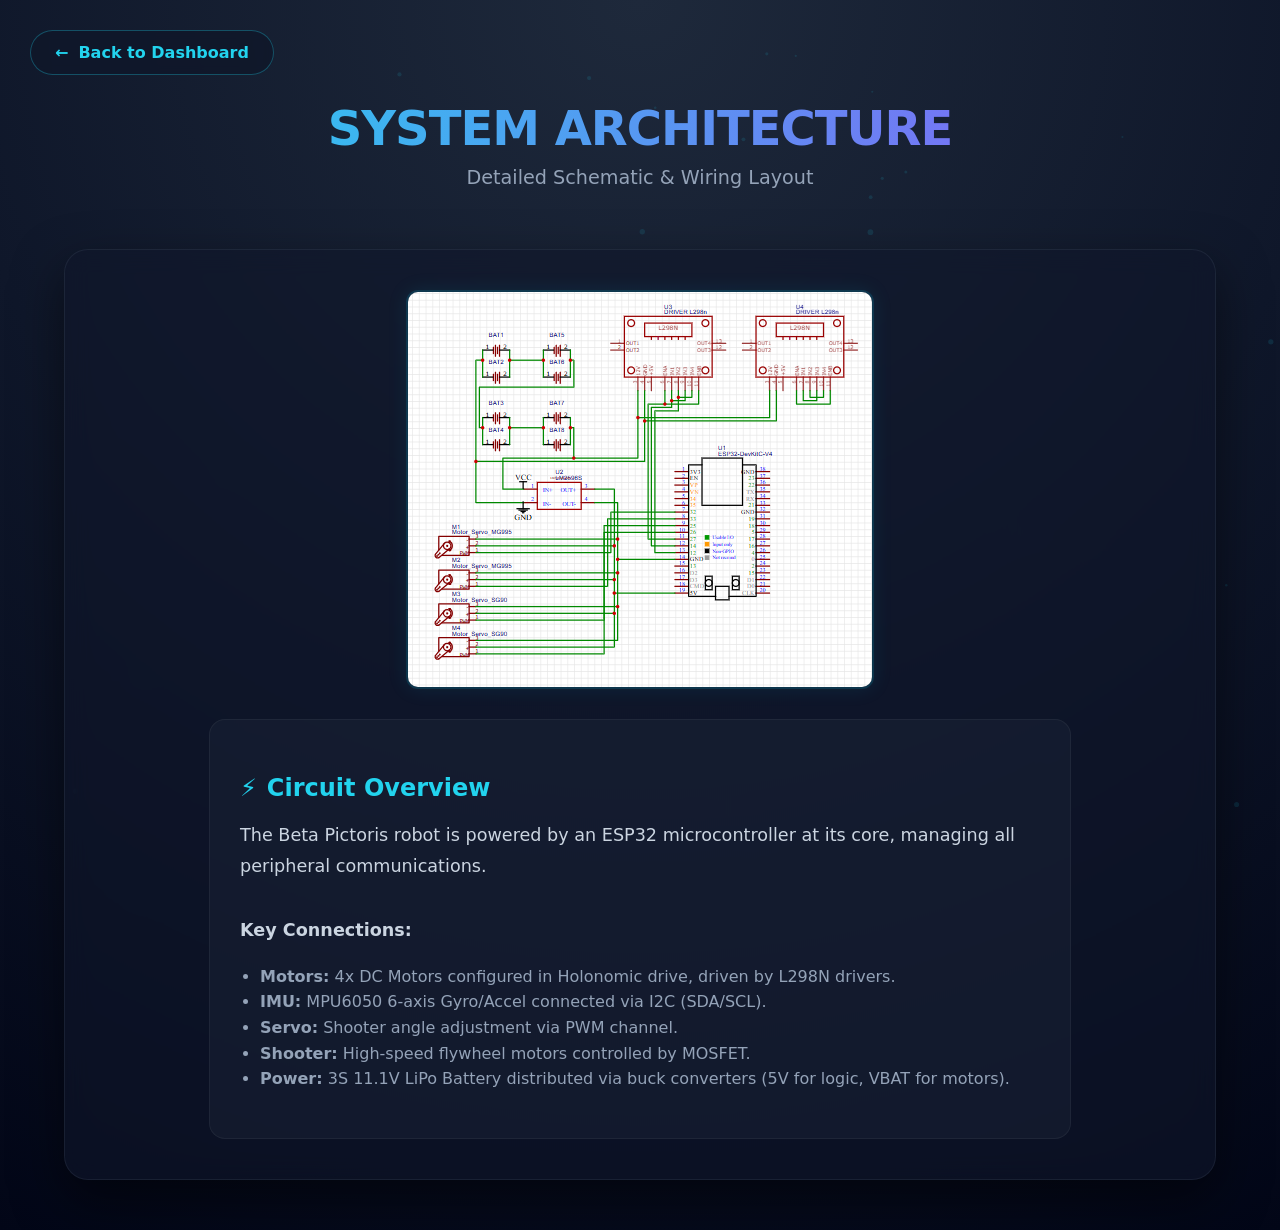
<file: circuit-diagram.html>
<!DOCTYPE html>
<html lang="en">

<head>
    <meta charset="UTF-8">
    <meta name="viewport" content="width=device-width, initial-scale=1.0">
    <title>Circuit Diagram - Beta Pictoris Robot</title>
    <link rel="stylesheet" href="css/style.css">
    <style>
        body {
            overflow-x: hidden;
            background: radial-gradient(circle at top center, #1e293b, #0f172a, #020617);
            color: #f8fafc;
            font-family: 'Inter', system-ui, -apple-system, sans-serif;
            margin: 0;
            display: flex;
            flex-direction: column;
            align-items: center;
            min-height: 100vh;
        }

        .container-diagram {
            max-width: 1200px;
            width: 90%;
            margin-top: 100px;
            margin-bottom: 50px;
            display: flex;
            flex-direction: column;
            gap: 40px;
            z-index: 2;
        }

        .header-section {
            text-align: center;
            margin-bottom: 20px;
        }

        .title {
            font-size: 3rem;
            font-weight: 800;
            margin-bottom: 10px;
            background: linear-gradient(to right, #22d3ee, #8b5cf6);
            -webkit-background-clip: text;
            -webkit-text-fill-color: transparent;
            text-transform: uppercase;
            letter-spacing: -1px;
        }

        .subtitle {
            font-size: 1.2rem;
            color: #94a3b8;
        }

        .diagram-viewer {
            background: rgba(15, 23, 42, 0.6);
            backdrop-filter: blur(12px);
            border: 1px solid rgba(148, 163, 184, 0.1);
            border-radius: 24px;
            padding: 40px;
            display: flex;
            flex-direction: column;
            align-items: center;
            box-shadow: 0 20px 50px rgba(0, 0, 0, 0.5);
            transition: transform 0.3s ease;
        }

        .diagram-viewer:hover {
            transform: translateY(-5px);
            border-color: rgba(34, 211, 238, 0.3);
        }

        .diagram-img {
            max-width: 100%;
            height: auto;
            border-radius: 12px;
            border: 2px solid rgba(6, 182, 212, 0.2);
            box-shadow: 0 0 20px rgba(6, 182, 212, 0.1);
            margin-bottom: 30px;
        }

        .description-box {
            background: rgba(30, 41, 59, 0.4);
            border-radius: 16px;
            padding: 30px;
            border: 1px solid rgba(255, 255, 255, 0.05);
            max-width: 800px;
            text-align: left;
        }

        .desc-title {
            color: #22d3ee;
            font-size: 1.5rem;
            margin-bottom: 15px;
            font-weight: 600;
            display: flex;
            align-items: center;
            gap: 10px;
        }

        .desc-text {
            color: #cbd5e1;
            line-height: 1.8;
            font-size: 1.1rem;
        }

        .back-nav {
            position: fixed;
            top: 30px;
            left: 30px;
            z-index: 100;
        }

        .btn-back {
            background: rgba(15, 23, 42, 0.8);
            color: #22d3ee;
            border: 1px solid rgba(34, 211, 238, 0.3);
            font-weight: 600;
            padding: 12px 24px;
            border-radius: 50px;
            text-decoration: none;
            display: flex;
            align-items: center;
            gap: 10px;
            backdrop-filter: blur(5px);
            transition: all 0.3s ease;
        }

        .btn-back:hover {
            background: #22d3ee;
            color: #0f172a;
            box-shadow: 0 0 20px rgba(34, 211, 238, 0.4);
            transform: translateX(-5px);
        }

        /* Simplified background animation from index.html */
        #bg-canvas {
            position: fixed;
            top: 0;
            left: 0;
            width: 100%;
            height: 100%;
            z-index: 1;
            opacity: 0.6;
            pointer-events: none;
        }
    </style>
</head>

<body>
    <canvas id="bg-canvas"></canvas>

    <div class="back-nav">
        <a href="index.html" class="btn-back">
            <span>←</span> Back to Dashboard
        </a>
    </div>

    <div class="container-diagram">
        <div class="header-section">
            <div class="title">System Architecture</div>
            <div class="subtitle">Detailed Schematic & Wiring Layout</div>
        </div>

        <div class="diagram-viewer">
            <!-- Placeholder if image missing -->
            <img src="assets/circuit_diagram.png" alt="Beta Pictoris Circuit Diagram" class="diagram-img"
                onerror="this.style.display='none'; document.getElementById('placeholder-msg').style.display='block';">

            <div id="placeholder-msg"
                style="display:none; padding:40px; text-align:center; border: 2px dashed #475569; border-radius:12px; margin-bottom:30px; width:80%;">
                <h3 style="color:#fbbf24; margin-top:0;">⚠️ Diagram Image Not Found</h3>
                <p>Please upload <code>circuit_diagram.png</code> to the <code>assets/</code> folder.</p>
            </div>

            <div class="description-box">
                <h3 class="desc-title"><span>⚡</span> Circuit Overview</h3>
                <p class="desc-text">
                    The Beta Pictoris robot is powered by an ESP32 microcontroller at its core, managing all peripheral
                    communications.
                    <br><br>
                    <strong>Key Connections:</strong>
                <ul style="color:#94a3b8; line-height:1.6; padding-left:20px;">
                    <li><strong>Motors:</strong> 4x DC Motors configured in Holonomic drive, driven by L298N drivers.
                    </li>
                    <li><strong>IMU:</strong> MPU6050 6-axis Gyro/Accel connected via I2C (SDA/SCL).</li>
                    <li><strong>Servo:</strong> Shooter angle adjustment via PWM channel.</li>
                    <li><strong>Shooter:</strong> High-speed flywheel motors controlled by MOSFET.</li>
                    <li><strong>Power:</strong> 3S 11.1V LiPo Battery distributed via buck converters (5V for logic,
                        VBAT for motors).</li>
                </ul>
                </p>
            </div>
        </div>
    </div>

    <!-- Minimal Background Animation -->
    <script>
        const canvas = document.getElementById('bg-canvas');
        const ctx = canvas.getContext('2d');
        let width, height;

        function resize() {
            width = canvas.width = window.innerWidth;
            height = canvas.height = window.innerHeight;
        }
        window.addEventListener('resize', resize);
        resize();

        const particles = [];
        for (let i = 0; i < 50; i++) {
            particles.push({
                x: Math.random() * width,
                y: Math.random() * height,
                vx: (Math.random() - 0.5) * 0.5,
                vy: (Math.random() - 0.5) * 0.5,
                size: Math.random() * 2 + 1
            });
        }

        function animate() {
            ctx.clearRect(0, 0, width, height);
            ctx.fillStyle = 'rgba(34, 211, 238, 0.2)';

            particles.forEach(p => {
                p.x += p.vx;
                p.y += p.vy;

                if (p.x < 0) p.x = width;
                if (p.x > width) p.x = 0;
                if (p.y < 0) p.y = height;
                if (p.y > height) p.y = 0;

                ctx.beginPath();
                ctx.arc(p.x, p.y, p.size, 0, Math.PI * 2);
                ctx.fill();
            });
            requestAnimationFrame(animate);
        }
        animate();
    </script>
</body>

</html>
</file>
<file: css/style.css>
/* FUTURISTIC THEME */
:root {
    --bg-dark: #0f172a;
    --bg-panel: rgba(30, 41, 59, 0.7);
    --border-color: rgba(148, 163, 184, 0.2);
    --text-primary: #f1f5f9;
    --text-secondary: #94a3b8;
    --accent-cyan: #06b6d4;
    --accent-purple: #8b5cf6;
    --accent-green: #10b981;
    --accent-red: #ef4444;
    --glass-backdrop: blur(12px);
    --shadow-glow: 0 0 10px rgba(6, 182, 212, 0.3);
}

body {
    margin: 0;
    font-family: 'Segoe UI', Roboto, Helvetica, Arial, sans-serif;
    background: radial-gradient(circle at top center, #1e293b, #0f172a);
    color: var(--text-primary);
    min-height: 100vh;
}

header {
    background: rgba(15, 23, 42, 0.9);
    padding: 20px;
    text-align: center;
    font-size: 24px;
    font-weight: 700;
    letter-spacing: 2px;
    text-transform: uppercase;
    border-bottom: 1px solid var(--border-color);
    background: linear-gradient(90deg, transparent, rgba(6, 182, 212, 0.1), transparent);
    text-shadow: 0 0 10px rgba(6, 182, 212, 0.5);
}

/* CUSTOM SCROLLBAR */
::-webkit-scrollbar {
    width: 8px;
    height: 8px;
}

::-webkit-scrollbar-track {
    background: #0f172a;
}

::-webkit-scrollbar-thumb {
    background: #334155;
    border-radius: 4px;
}

::-webkit-scrollbar-thumb:hover {
    background: #475569;
}

/* DASHBOARD STYLES (GCS GRID) */
/* DASHBOARD STYLES (GCS GRID) */
.container {
    display: grid;
    /* 4 Columns: Equal Width */
    grid-template-columns: repeat(4, 1fr);
    /* Rows rely on remaining height */
    grid-template-rows: 40% 1fr;
    gap: 10px;
    padding: 10px;
    height: calc(100vh - 90px);
    /* Subtract Header Height */
    box-sizing: border-box;
    overflow: hidden;
    grid-template-areas:
        "comm camera imu metrics"
        "auto ops ops logs";
}

/* WIDGET SPECIFIC LOCATIONS */
#widget_comm {
    grid-area: comm;
}

#widget_ops {
    grid-area: ops;
}

#widget_auto {
    grid-area: auto;
}

/* Swapped with Ops (was bottom-center, now bottom-left) */
#widget_metrics {
    grid-area: metrics;
}

#widget_imu {
    grid-area: imu;
}

#widget_term_sys {
    grid-area: logs;
}

#widget_custom,
#widget_chat,
#widget_buzzer {
    display: none;
    /* Hidden by default, accessible via Panel Switcher */
}

#widget_camera {
    grid-area: camera;
}

.widget {
    background: var(--bg-panel);
    backdrop-filter: var(--glass-backdrop);
    border-radius: 12px;
    display: flex;
    flex-direction: column;
    overflow: hidden;
    border: 1px solid var(--border-color);
    box-shadow: 0 4px 6px -1px rgba(0, 0, 0, 0.1);
    height: 100%;
    /* Fill grid cell */
}

/* Adjust Ops/Custom to share space if needed, or toggle */
/* For this request, let's stack Ops and Custom using flex if we want both, 
   but user asked for single screen. Let's make Ops take the slot and maybe tab Custom later.
   For now, I'll put Custom in 'ops' area but hidden, or simply stack them.
   Actually, let's split the left column rows if needed.
   Let's try a 3-row layout for left: Comm (small), Ops (med), Custom (small).
   Or just Grid:
   L: Comm, Ops
   C: IMU, Auto
   R: Metrics, Logs
   And squeeze Custom into Ops or below Ops.
   Let's modify container rows to be flexible.
*/
/* .container override removed to prevent conflicts */

.widget-header {
    background: rgba(15, 23, 42, 0.9);
    padding: 8px 15px;
    display: flex;
    justify-content: space-between;
    align-items: center;
    border-bottom: 1px solid var(--border-color);
    flex-shrink: 0;
    /* Header doesn't shrink */
    cursor: default;
    /* Remove move cursor since grid is fixed? Or keep for reordering if implemented */
}

.widget-content {
    padding: 10px;
    overflow-y: auto;
    /* Scroll inside widgets */
    flex-grow: 1;
}

.widget-header h3 {
    margin: 0;
    font-size: 13px;
    font-weight: 600;
    letter-spacing: 1px;
    color: var(--accent-cyan);
    text-transform: uppercase;

    display: flex;
    align-items: center;
    gap: 10px;
}

.widget-controls {
    display: flex;
    gap: 8px;
}

.widget-btn {
    background: transparent;
    border: none;
    color: var(--text-secondary);
    cursor: pointer;
    padding: 4px 6px;
    border-radius: 4px;
    transition: color 0.2s;
}

.widget-btn:hover {
    color: var(--text-primary);
    text-shadow: 0 0 8px white;
}

.widget-content {
    padding: 18px;
    flex-grow: 1;
    overflow-y: auto;
}

/* DRAG & DROP STATES */
.widget.dragging {
    opacity: 0.5;
    border: 2px dashed var(--text-secondary);
    transform: scale(0.98);
}

.widget.drag-over {
    border: 2px solid var(--accent-cyan);
    box-shadow: 0 0 20px rgba(6, 182, 212, 0.6);
}

/* MAXIMIZE MODE */
.widget.maximized {
    position: fixed;
    top: 0;
    left: 0;
    width: 100vw;
    height: 100vh;
    z-index: 2000;
    border-radius: 0;
    margin: 0;
    background: #0f172a;
    transform: none !important;
    /* Fix stacking context issue */
}

.widget.maximized .widget-content {
    height: 100%;
}

/* CONTROLS */
button {
    padding: 10px 16px;
    background: linear-gradient(135deg, #2563eb, #7c3aed);
    border: none;
    border-radius: 6px;
    color: white;
    cursor: pointer;
    font-weight: 600;
    letter-spacing: 0.5px;
    transition: all 0.2s;
    box-shadow: 0 4px 6px rgba(0, 0, 0, 0.2);
    text-shadow: 0 1px 2px rgba(0, 0, 0, 0.3);
}

button:hover {
    transform: translateY(-1px);
    box-shadow: 0 6px 10px rgba(0, 0, 0, 0.3), 0 0 15px rgba(37, 99, 235, 0.5);
    filter: brightness(110%);
}

button:active {
    transform: translateY(0);
}

label {
    font-size: 12px;
    text-transform: uppercase;
    letter-spacing: 0.5px;
    color: var(--text-secondary);
    margin-bottom: 4px;
    display: block;
}

input,
select {
    padding: 8px 12px;
    border-radius: 6px;
    border: 1px solid var(--border-color);
    background: rgba(15, 23, 42, 0.6);
    color: white;
    margin: 5px 0;
    width: 100%;
    box-sizing: border-box;
    transition: border-color 0.2s;
}

input:focus,
select:focus {
    outline: none;
    border-color: var(--accent-cyan);
    box-shadow: 0 0 0 2px rgba(6, 182, 212, 0.2);
}

/* TERMINAL WIDGET */
#terminal {
    font-family: 'Cascadia Code', 'Fira Code', 'Courier New', monospace;
    font-size: 12px;
    line-height: 1.6;
}

#terminalInput:focus {
    outline: none;
    box-shadow: none;
}

#terminalInputBar {
    flex-shrink: 0;
}

.control-grid {
    display: grid;
    grid-template-columns: repeat(3, 1fr);
    gap: 8px;
    text-align: center;
}

.control-grid button {
    background: linear-gradient(135deg, #334155, #475569);
    border: 1px solid rgba(255, 255, 255, 0.05);
    padding: 12px 0;
    font-size: 16px;
}

.control-grid button:hover {
    background: linear-gradient(135deg, #475569, #64748b);
    border-color: rgba(255, 255, 255, 0.2);
}

/* SHOT ANGLE SLIDER */
.shot-angle-container {
    display: flex;
    align-items: center;
    justify-content: center;
    gap: 20px;
    background: rgba(0, 0, 0, 0.3);
    border-radius: 8px;
    padding: 15px;
    margin-bottom: 15px;
}

.angle-slider-wrapper {
    position: relative;
    height: 120px;
    width: 40px;
    display: flex;
    justify-content: center;
}

input[type=range][orient=vertical] {
    writing-mode: bt-rl;
    /* IE */
    -webkit-appearance: slider-vertical;
    appearance: slider-vertical;
    /* WebKit */
    width: 8px;
    height: 100%;
    padding: 0 5px;
}

.angle-value-display {
    font-size: 28px;
    font-weight: bold;
    color: var(--accent-cyan);
    text-shadow: 0 0 10px rgba(6, 182, 212, 0.6);
    min-width: 60px;
    text-align: center;
}

/* CHART STYLES */
.chart-grid {
    display: grid;
    grid-template-columns: repeat(auto-fit, minmax(100px, 1fr));
    /* Auto fit charts */
    gap: 8px;
    margin-top: 10px;
}

.chart-wrapper-container {
    /* Container to hold header + chart */
    background: rgba(11, 18, 32, 0.4);
    border-radius: 6px;
    padding: 5px;
}

.chart-header {
    display: flex;
    justify-content: space-between;
    align-items: center;
    margin-bottom: 2px;
    font-size: 10px;
    color: var(--text-secondary);
    white-space: nowrap;
}

.chart-wrapper {
    background: rgba(11, 18, 32, 0.6);
    border-radius: 4px;
    padding: 0;
    transition: all 0.2s;
    cursor: pointer;
    position: relative;
    height: 80px;
    /* Smaller charts to fit many */
    border: 1px solid transparent;
    display: flex;
    align-items: center;
    justify-content: center;
    overflow: hidden;
}

.chart-wrapper:hover {
    transform: scale(1.02);
    border-color: var(--accent-cyan);
    background: rgba(11, 18, 32, 0.8);
    z-index: 10;
}

canvas {
    width: 100% !important;
    height: 100% !important;
}

/* ZOOM EFFECT */
.chart-wrapper.zoomed {
    position: fixed;
    top: 50%;
    left: 50%;
    transform: translate(-50%, -50%);
    width: 80vw;
    height: 60vh;
    z-index: 2200;
    box-shadow: 0 0 50px rgba(0, 0, 0, 0.9);
    background: #0f172a;
    padding: 20px;
    border: 2px solid var(--accent-cyan);
    border-radius: 12px;
}

/* PROTRACTOR SCALING */
.protractor-container {
    position: relative;
    width: 100%;
    max-width: 180px;
    /* Limit width */
    height: 90px;
    /* Aspect ratio 2:1 */
    margin: 5px auto;
    overflow: hidden;
}

.protractor-arc {
    width: 180px;
    height: 180px;
    background: radial-gradient(circle, transparent 60%, #334155 60%);
    border-radius: 50%;
    position: absolute;
    top: 0;
    left: 50%;
    transform: translateX(-50%);
    clip-path: polygon(0 0, 100% 0, 100% 50%, 0 50%);
}

.protractor-needle {
    width: 2px;
    height: 80px;
    background: #ef4444;
    position: absolute;
    bottom: 0;
    left: 50%;
    transform-origin: bottom center;
    transform: translateX(-50%) rotate(-45deg);
    pointer-events: none;
    transition: transform 0.1s;
}

/* KEYBOARD SETTINGS MODAL */
#keySettingsModal {
    position: fixed;
    top: 50%;
    left: 50%;
    transform: translate(-50%, -50%);
    background: rgba(30, 41, 59, 0.95);
    backdrop-filter: blur(10px);
    padding: 25px;
    border-radius: 12px;
    z-index: 2100;
    width: 350px;
    box-shadow: 0 0 30px rgba(0, 0, 0, 0.7);
    display: none;
    border: 1px solid var(--border-color);
}

#backdrop.active {
    position: fixed;
    top: 0;
    left: 0;
    width: 100vw;
    height: 100vh;
    background: rgba(0, 0, 0, 0.7);
    backdrop-filter: blur(4px);
    z-index: 2050;
}

.key-row {
    display: flex;
    justify-content: space-between;
    align-items: center;
    margin-bottom: 8px;
    padding: 8px 12px;
    background: rgba(0, 0, 0, 0.3);
    border-radius: 6px;
    border: 1px solid transparent;
    transition: 0.2s;
}

.key-row:hover {
    border-color: var(--accent-purple);
    background: rgba(139, 92, 246, 0.1);
}

.key-btn {
    background: #334155;
    border: 1px solid #475569;
    color: white;
    padding: 4px 10px;
    border-radius: 4px;
    cursor: pointer;
    min-width: 80px;
    text-align: center;
    font-family: monospace;
    box-shadow: 0 2px 0 rgba(0, 0, 0, 0.3);
}

.key-btn:active {
    box-shadow: none;
    transform: translateY(2px);
}

.key-btn.listening {
    background: var(--accent-cyan);
    color: black;
    border-color: var(--accent-cyan);
    animation: pulse 1.5s infinite;
}

@keyframes pulse {
    0% {
        opacity: 1;
    }

    50% {
        opacity: 0.5;
    }

    100% {
        opacity: 1;
    }
}

/* SETTINGS DROPDOWN MENU */
.settings-dropdown {
    position: relative;
    display: inline-block;
}

.settings-dropdown-content {
    display: none;
    position: absolute;
    top: 100%;
    right: 0;
    /* Align right to keep inside screen if near edge */
    padding-top: 10px;
    /* Bridge the gap */
    z-index: 1000;
}

.settings-dropdown-inner {
    background-color: rgba(15, 23, 42, 0.95);
    min-width: 160px;
    box-shadow: 0 8px 16px 0 rgba(0, 0, 0, 0.5);
    border: 1px solid var(--border-color);
    border-radius: 6px;
    backdrop-filter: blur(5px);
    overflow: hidden;
}

.settings-dropdown-content a {
    color: var(--text-secondary);
    padding: 10px 15px;
    text-decoration: none;
    display: block;
    font-size: 12px;
    transition: all 0.2s;
}

.settings-dropdown-content a:hover {
    background-color: rgba(6, 182, 212, 0.1);
    color: var(--accent-cyan);
}

.settings-dropdown:hover .settings-dropdown-content {
    display: block;
    animation: fadeIn 0.2s;
}

.settings-drop-btn:hover {
    border-color: var(--accent-cyan) !important;
    color: var(--accent-cyan) !important;
}
</file>
